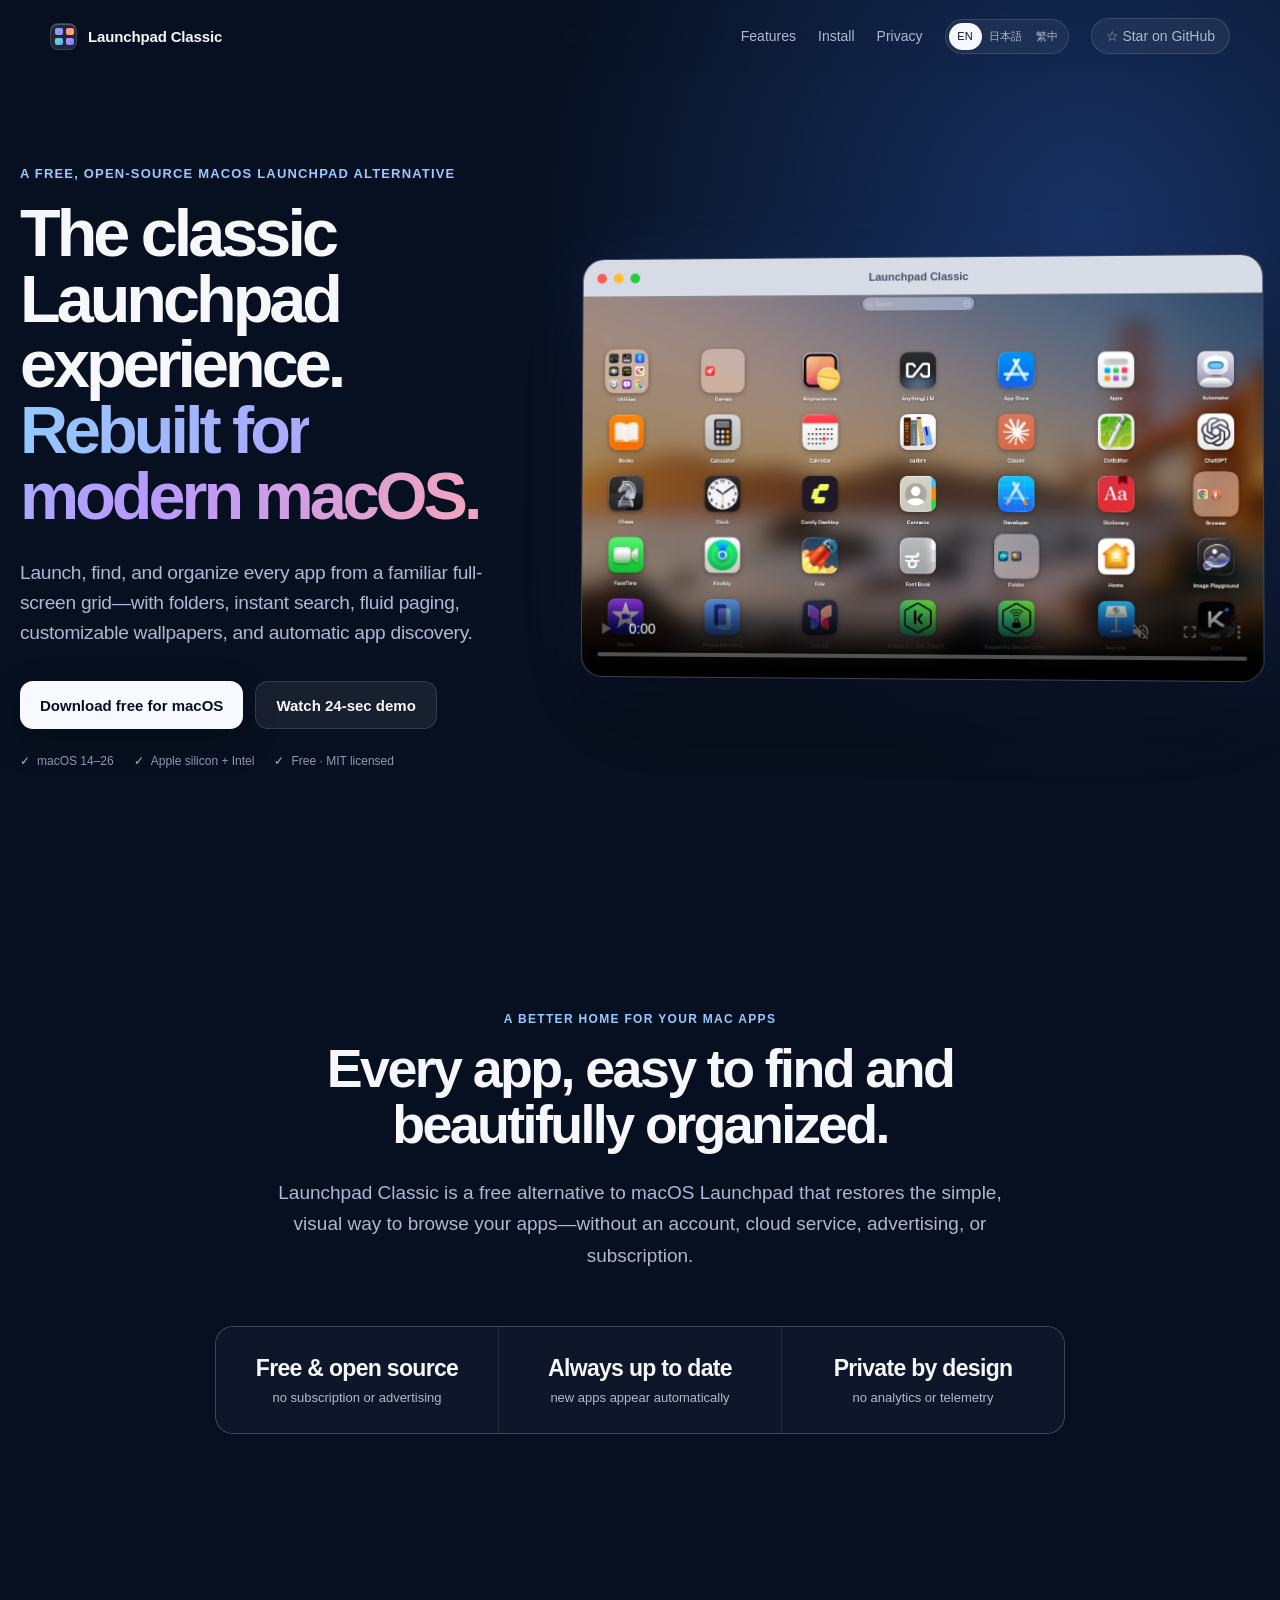
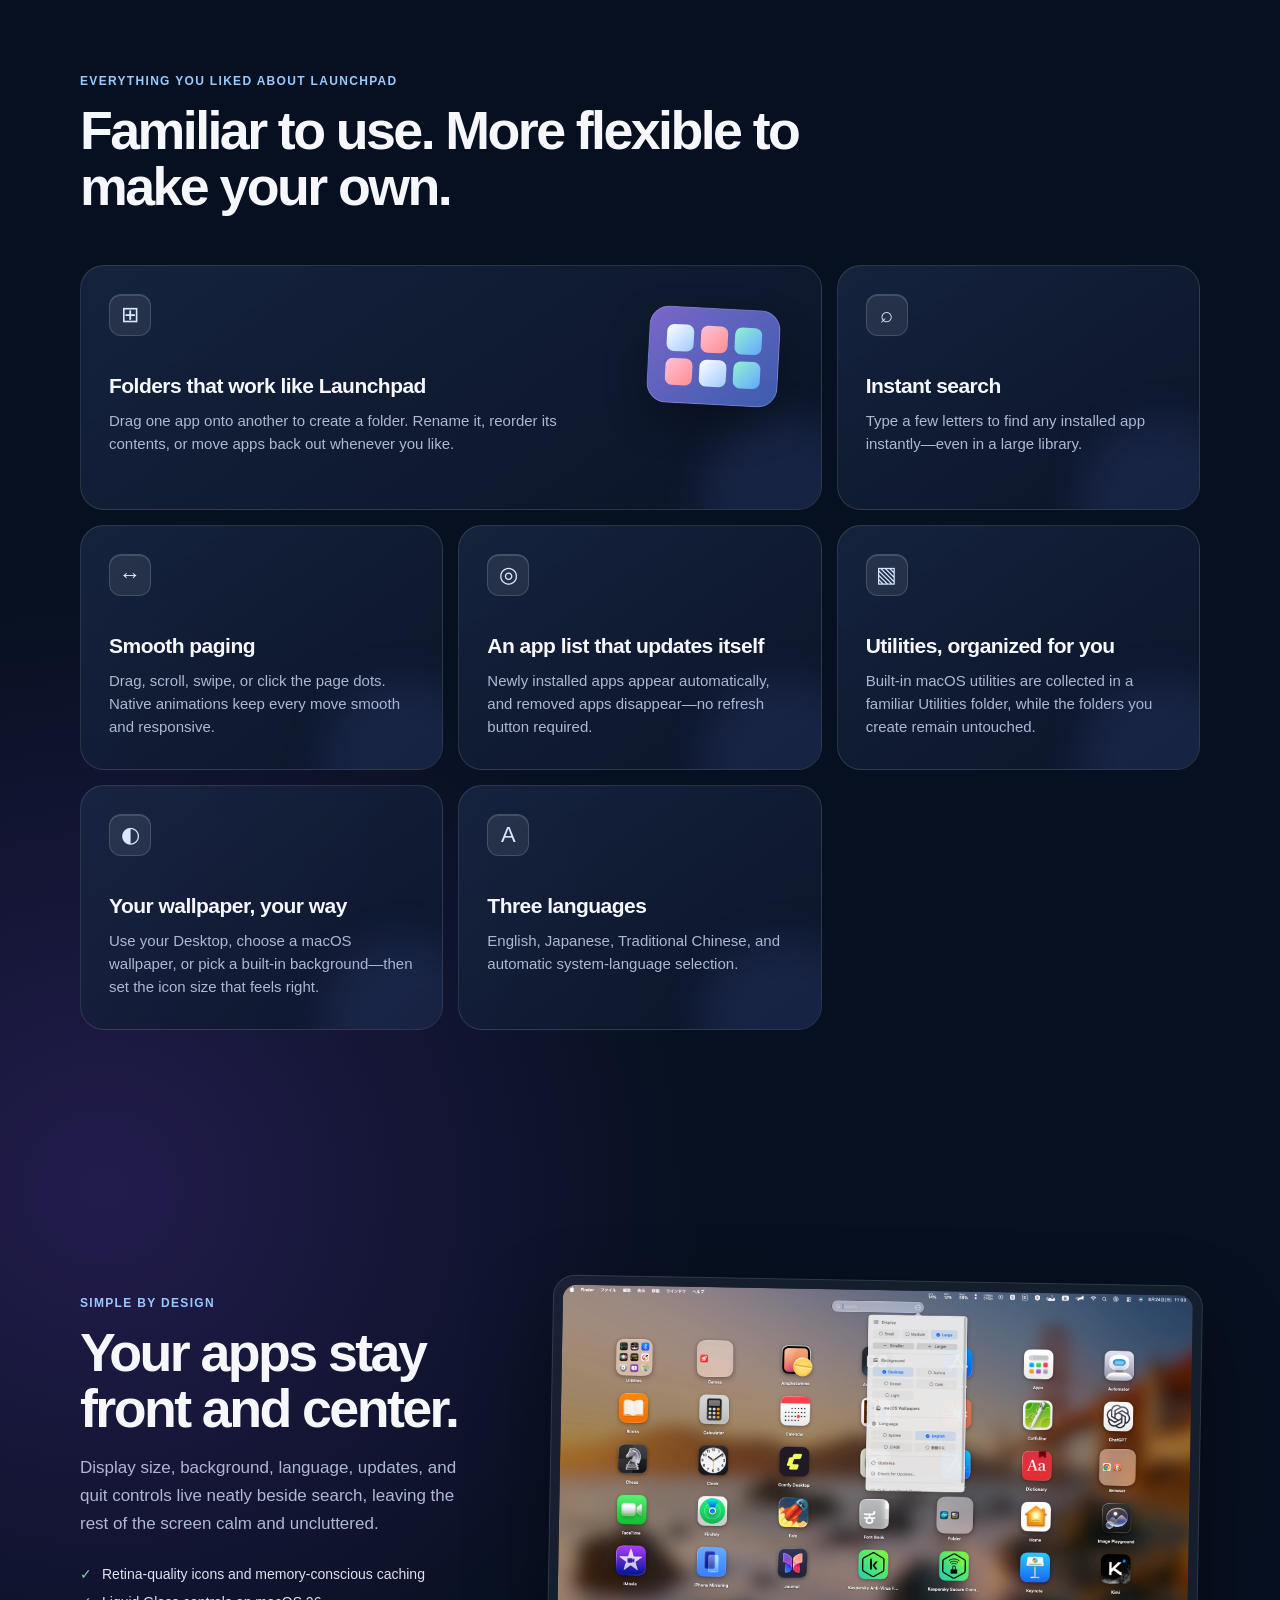
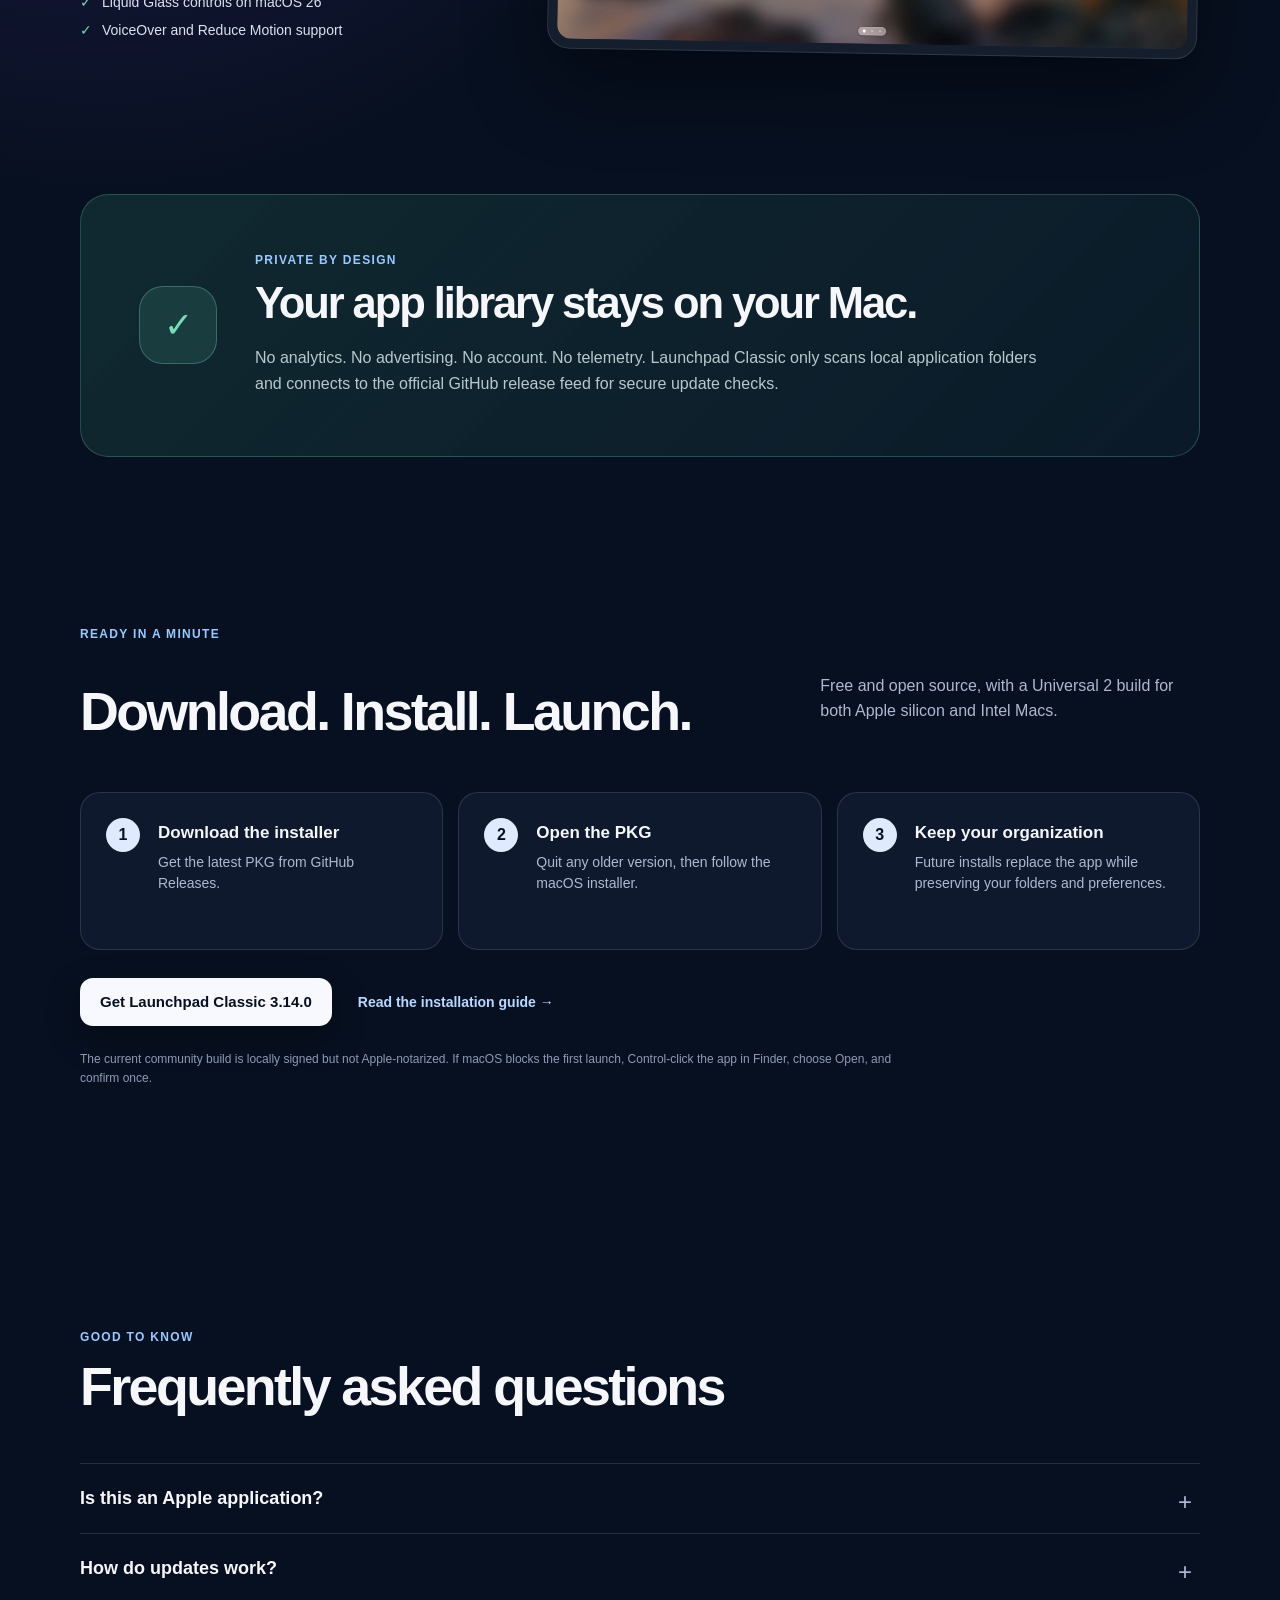
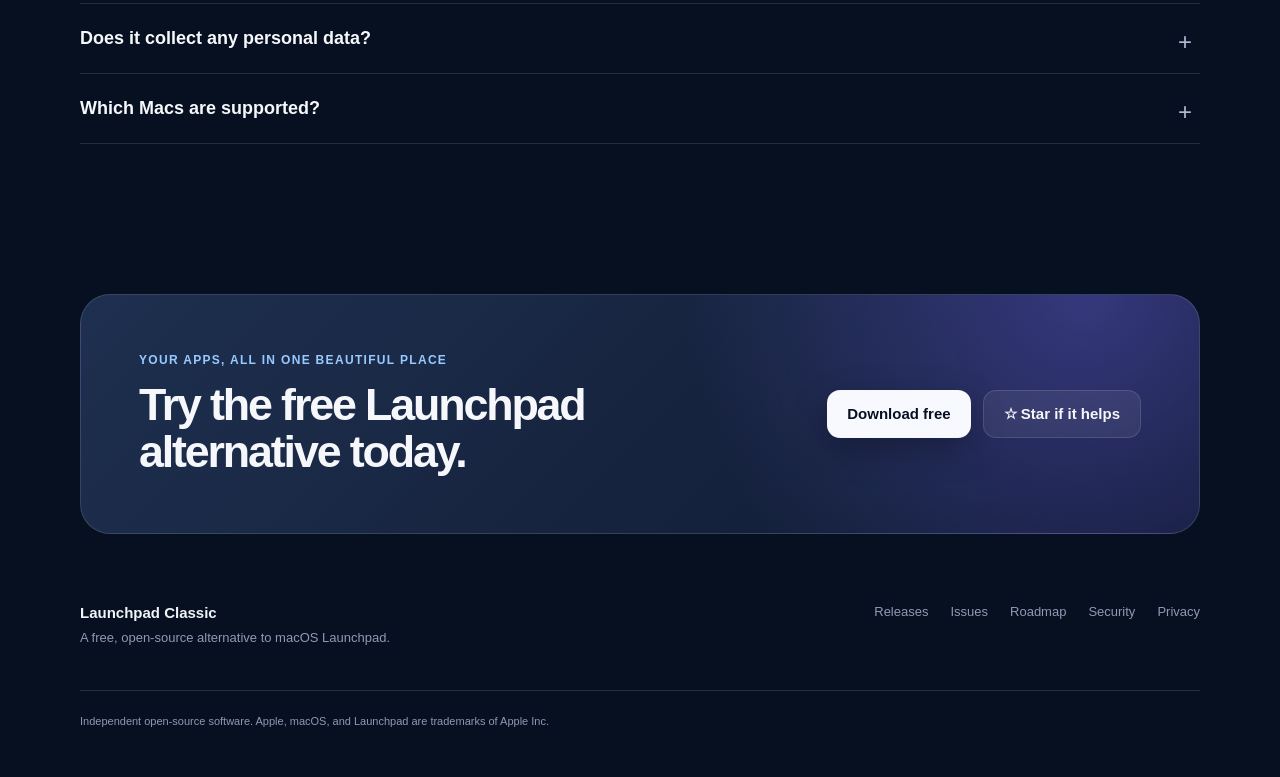
<file: docs/index.html>
<!doctype html>
<html lang="en">
<head>
  <meta charset="utf-8">
  <meta name="viewport" content="width=device-width, initial-scale=1">
  <title>Launchpad Classic — A free macOS Launchpad alternative</title>
  <meta name="description" content="A free, open-source alternative to macOS Launchpad. Launch, find, and organize every app with folders, instant search, smooth paging, wallpapers, and automatic app discovery.">
  <meta name="theme-color" content="#0a1224">
  <link rel="canonical" href="https://hamzimer.github.io/launchpad-classic-macos/">
  <meta property="og:type" content="website">
  <meta property="og:title" content="Launchpad Classic — Free macOS Launchpad Alternative">
  <meta property="og:description" content="The familiar full-screen Launchpad experience, rebuilt for modern macOS—and completely free.">
  <meta property="og:url" content="https://hamzimer.github.io/launchpad-classic-macos/">
  <meta property="og:image" content="https://hamzimer.github.io/launchpad-classic-macos/assets/launchpad-classic-app-grid.jpg">
  <meta name="twitter:card" content="summary_large_image">
  <link rel="stylesheet" href="styles.css">
  <script type="application/ld+json">
  {
    "@context": "https://schema.org",
    "@type": "SoftwareApplication",
    "name": "Launchpad Classic",
    "applicationCategory": "UtilitiesApplication",
    "operatingSystem": "macOS 14 or later",
    "softwareVersion": "3.14.0",
    "description": "A free, open-source alternative to macOS Launchpad with folders, search, smooth paging, wallpapers, and automatic app discovery.",
    "downloadUrl": "https://github.com/Hamzimer/launchpad-classic-macos/releases/latest",
    "offers": {"@type": "Offer", "price": "0", "priceCurrency": "USD"}
  }
  </script>
</head>
<body>
  <a class="skip-link" href="#main" data-i18n="skip">Skip to content</a>
  <header class="site-header">
    <a class="brand" href="#top" aria-label="Launchpad Classic home">
      <span class="brand-mark" aria-hidden="true"><i></i><i></i><i></i><i></i></span>
      <span>Launchpad Classic</span>
    </a>
    <nav class="nav-links" aria-label="Primary navigation">
      <a href="#features" data-i18n="navFeatures">Features</a>
      <a href="#install" data-i18n="navInstall">Install</a>
      <a href="#privacy" data-i18n="navPrivacy">Privacy</a>
      <div class="language-switcher" role="group" aria-label="Language">
        <button type="button" data-language="en" aria-pressed="true">EN</button>
        <button type="button" data-language="ja" aria-pressed="false">日本語</button>
        <button type="button" data-language="zh-Hant" aria-pressed="false">繁中</button>
      </div>
      <a class="nav-star" href="https://github.com/Hamzimer/launchpad-classic-macos" target="_blank" rel="noreferrer" data-i18n="star">☆ Star on GitHub</a>
    </nav>
  </header>

  <main id="main">
    <section class="hero" id="top">
      <div class="hero-copy">
        <p class="eyebrow" data-i18n="eyebrow">A free, open-source macOS Launchpad alternative</p>
        <h1><span class="hero-line" data-i18n="heroTitle">The classic Launchpad experience.</span><br><span data-i18n="heroAccent">Rebuilt for modern macOS.</span></h1>
        <p class="hero-lead" data-i18n="heroLead">Launch, find, and organize every app from a familiar full-screen grid—with folders, instant search, fluid paging, customizable wallpapers, and automatic app discovery.</p>
        <div class="hero-actions">
          <a class="button button-primary" href="https://github.com/Hamzimer/launchpad-classic-macos/releases/latest" data-i18n="download">Download free for macOS</a>
          <a class="button button-secondary" href="#demo" data-i18n="watchDemo">Watch 24-sec demo</a>
        </div>
        <div class="trust-row" aria-label="Project details">
          <span>macOS 14–26</span><span data-i18n="universal">Apple silicon + Intel</span><span data-i18n="mit">Free · MIT licensed</span>
        </div>
      </div>
      <div class="hero-visual" id="demo">
        <div class="window-bar" aria-hidden="true"><span></span><span></span><span></span><b>Launchpad Classic</b></div>
        <video muted loop playsinline controls preload="metadata" poster="assets/launchpad-classic-app-grid.jpg" aria-label="Launchpad Classic demonstration">
          <source src="assets/launchpad-classic-demo.mp4" type="video/mp4">
        </video>
      </div>
    </section>

    <section class="reason section-shell" aria-labelledby="reason-title">
      <p class="section-kicker" data-i18n="reasonKicker">A better home for your Mac apps</p>
      <h2 id="reason-title" data-i18n="reasonTitle">Every app, easy to find and beautifully organized.</h2>
      <p class="section-intro" data-i18n="reasonBody">Launchpad Classic is a free alternative to macOS Launchpad that restores the simple, visual way to browse your apps—without an account, cloud service, advertising, or subscription.</p>
      <div class="signal-row">
        <article><strong data-i18n="signalOneTitle">Free &amp; open source</strong><span data-i18n="signalOneBody">no subscription or advertising</span></article>
        <article><strong data-i18n="signalTwoTitle">Always up to date</strong><span data-i18n="signalTwoBody">new apps appear automatically</span></article>
        <article><strong data-i18n="signalThreeTitle">Private by design</strong><span data-i18n="signalThreeBody">no analytics or telemetry</span></article>
      </div>
    </section>

    <section class="features section-shell" id="features" aria-labelledby="features-title">
      <p class="section-kicker" data-i18n="featuresKicker">Everything you liked about Launchpad</p>
      <h2 id="features-title" data-i18n="featuresTitle">Familiar to use. More flexible to make your own.</h2>
      <div class="feature-grid">
        <article class="feature-card feature-wide">
          <span class="feature-icon" aria-hidden="true">⊞</span>
          <h3 data-i18n="featureFoldersTitle">Folders that work like Launchpad</h3>
          <p data-i18n="featureFoldersBody">Drag one app onto another to create a folder. Rename it, reorder its contents, or move apps back out whenever you like.</p>
          <div class="folder-demo" aria-hidden="true"><i></i><i></i><i></i><i></i><i></i><i></i></div>
        </article>
        <article class="feature-card">
          <span class="feature-icon" aria-hidden="true">⌕</span>
          <h3 data-i18n="featureSearchTitle">Instant search</h3>
          <p data-i18n="featureSearchBody">Type a few letters to find any installed app instantly—even in a large library.</p>
        </article>
        <article class="feature-card">
          <span class="feature-icon" aria-hidden="true">↔</span>
          <h3 data-i18n="featurePagingTitle">Smooth paging</h3>
          <p data-i18n="featurePagingBody">Drag, scroll, swipe, or click the page dots. Native animations keep every move smooth and responsive.</p>
        </article>
        <article class="feature-card">
          <span class="feature-icon" aria-hidden="true">◎</span>
          <h3 data-i18n="featureDiscoveryTitle">An app list that updates itself</h3>
          <p data-i18n="featureDiscoveryBody">Newly installed apps appear automatically, and removed apps disappear—no refresh button required.</p>
        </article>
        <article class="feature-card">
          <span class="feature-icon" aria-hidden="true">▧</span>
          <h3 data-i18n="featureUtilitiesTitle">Utilities, organized for you</h3>
          <p data-i18n="featureUtilitiesBody">Built-in macOS utilities are collected in a familiar Utilities folder, while the folders you create remain untouched.</p>
        </article>
        <article class="feature-card">
          <span class="feature-icon" aria-hidden="true">◐</span>
          <h3 data-i18n="featureWallpaperTitle">Your wallpaper, your way</h3>
          <p data-i18n="featureWallpaperBody">Use your Desktop, choose a macOS wallpaper, or pick a built-in background—then set the icon size that feels right.</p>
        </article>
        <article class="feature-card">
          <span class="feature-icon" aria-hidden="true">A</span>
          <h3 data-i18n="featureLanguageTitle">Three languages</h3>
          <p data-i18n="featureLanguageBody">English, Japanese, Traditional Chinese, and automatic system-language selection.</p>
        </article>
      </div>
    </section>

    <section class="showcase section-shell" aria-labelledby="showcase-title">
      <div class="showcase-copy">
        <p class="section-kicker" data-i18n="showcaseKicker">Simple by design</p>
        <h2 id="showcase-title" data-i18n="showcaseTitle">Your apps stay front and center.</h2>
        <p data-i18n="showcaseBody">Display size, background, language, updates, and quit controls live neatly beside search, leaving the rest of the screen calm and uncluttered.</p>
        <ul>
          <li data-i18n="showcaseOne">Retina-quality icons and memory-conscious caching</li>
          <li data-i18n="showcaseTwo">Liquid Glass controls on macOS 26</li>
          <li data-i18n="showcaseThree">VoiceOver and Reduce Motion support</li>
        </ul>
      </div>
      <figure class="screenshot-frame">
        <img src="assets/launchpad-classic-settings.jpg" alt="Launchpad Classic settings popover beside the search field" loading="lazy" data-i18n-alt="settingsAlt">
      </figure>
    </section>

    <section class="privacy section-shell" id="privacy" aria-labelledby="privacy-title">
      <div class="privacy-mark" aria-hidden="true">✓</div>
      <div>
        <p class="section-kicker" data-i18n="privacyKicker">Private by design</p>
        <h2 id="privacy-title" data-i18n="privacyTitle">Your app library stays on your Mac.</h2>
        <p data-i18n="privacyBody">No analytics. No advertising. No account. No telemetry. Launchpad Classic only scans local application folders and connects to the official GitHub release feed for secure update checks.</p>
      </div>
    </section>

    <section class="install section-shell" id="install" aria-labelledby="install-title">
      <div class="install-heading">
        <p class="section-kicker" data-i18n="installKicker">Ready in a minute</p>
        <h2 id="install-title" data-i18n="installTitle">Download. Install. Launch.</h2>
        <p data-i18n="installLead">Free and open source, with a Universal 2 build for both Apple silicon and Intel Macs.</p>
      </div>
      <ol class="install-steps">
        <li><span>1</span><div><h3 data-i18n="stepOneTitle">Download the installer</h3><p data-i18n="stepOneBody">Get the latest PKG from GitHub Releases.</p></div></li>
        <li><span>2</span><div><h3 data-i18n="stepTwoTitle">Open the PKG</h3><p data-i18n="stepTwoBody">Quit any older version, then follow the macOS installer.</p></div></li>
        <li><span>3</span><div><h3 data-i18n="stepThreeTitle">Keep your organization</h3><p data-i18n="stepThreeBody">Future installs replace the app while preserving your folders and preferences.</p></div></li>
      </ol>
      <div class="install-actions">
        <a class="button button-primary" href="https://github.com/Hamzimer/launchpad-classic-macos/releases/latest" data-i18n="getLatest">Get Launchpad Classic 3.14.0</a>
        <a class="text-link" href="https://github.com/Hamzimer/launchpad-classic-macos#install" data-i18n="readGuide">Read the installation guide →</a>
      </div>
      <p class="gatekeeper-note" data-i18n="gatekeeper">The current community build is locally signed but not Apple-notarized. If macOS blocks the first launch, Control-click the app in Finder, choose Open, and confirm once.</p>
    </section>

    <section class="faq section-shell" aria-labelledby="faq-title">
      <p class="section-kicker" data-i18n="faqKicker">Good to know</p>
      <h2 id="faq-title" data-i18n="faqTitle">Frequently asked questions</h2>
      <div class="faq-list">
        <details><summary data-i18n="faqAppleQuestion">Is this an Apple application?</summary><p data-i18n="faqAppleAnswer">No. Launchpad Classic is an independent open-source project and is not affiliated with or endorsed by Apple Inc.</p></details>
        <details><summary data-i18n="faqUpdatesQuestion">How do updates work?</summary><p data-i18n="faqUpdatesAnswer">The app checks the official GitHub feed. Sparkle verifies the update signature before downloading and installing a new version.</p></details>
        <details><summary data-i18n="faqDataQuestion">Does it collect any personal data?</summary><p data-i18n="faqDataAnswer">No. Organization, search, and preferences remain local. There are no analytics, ads, accounts, or telemetry.</p></details>
        <details><summary data-i18n="faqSystemQuestion">Which Macs are supported?</summary><p data-i18n="faqSystemAnswer">macOS 14 Sonoma or later, on both Apple silicon and Intel Macs.</p></details>
      </div>
    </section>

    <section class="final-cta section-shell">
      <div>
        <p class="section-kicker" data-i18n="ctaKicker">Your apps, all in one beautiful place</p>
        <h2 data-i18n="ctaTitle">Try the free Launchpad alternative today.</h2>
      </div>
      <div class="cta-actions">
        <a class="button button-primary" href="https://github.com/Hamzimer/launchpad-classic-macos/releases/latest" data-i18n="downloadFree">Download free</a>
        <a class="button button-secondary" href="https://github.com/Hamzimer/launchpad-classic-macos" target="_blank" rel="noreferrer" data-i18n="starHelpful">☆ Star if it helps</a>
      </div>
    </section>
  </main>

  <footer class="site-footer section-shell">
    <div><strong>Launchpad Classic</strong><p data-i18n="footerTagline">A free, open-source alternative to macOS Launchpad.</p></div>
    <nav aria-label="Footer navigation">
      <a href="https://github.com/Hamzimer/launchpad-classic-macos/releases/latest" data-i18n="footerReleases">Releases</a>
      <a href="https://github.com/Hamzimer/launchpad-classic-macos/issues" data-i18n="footerIssues">Issues</a>
      <a href="https://github.com/Hamzimer/launchpad-classic-macos/blob/main/ROADMAP.md" data-i18n="footerRoadmap">Roadmap</a>
      <a href="https://github.com/Hamzimer/launchpad-classic-macos/blob/main/SECURITY.md" data-i18n="footerSecurity">Security</a>
      <a href="https://github.com/Hamzimer/launchpad-classic-macos#privacy" data-i18n="navPrivacy">Privacy</a>
    </nav>
    <p class="legal" data-i18n="legal">Independent open-source software. Apple, macOS, and Launchpad are trademarks of Apple Inc.</p>
  </footer>
  <script src="script.js" defer></script>
</body>
</html>
</file>
<file: docs/styles.css>
:root {
  color-scheme: dark;
  --ink: #f6f7fb;
  --muted: #aeb8d0;
  --panel: rgba(18, 29, 54, 0.72);
  --line: rgba(255, 255, 255, 0.12);
  --blue: #6eb2ff;
  --violet: #a888ff;
  --radius: 24px;
}

* { box-sizing: border-box; }
html { scroll-behavior: smooth; }
body {
  margin: 0;
  min-width: 320px;
  color: var(--ink);
  background:
    radial-gradient(circle at 85% 4%, rgba(63, 127, 255, 0.3), transparent 35rem),
    radial-gradient(circle at 8% 50%, rgba(142, 76, 255, 0.2), transparent 38rem),
    #071020;
  font-family: -apple-system, BlinkMacSystemFont, "SF Pro Display", "Helvetica Neue", sans-serif;
  -webkit-font-smoothing: antialiased;
}

a { color: inherit; }
.skip-link { position: fixed; top: -4rem; left: 1rem; z-index: 20; padding: .75rem 1rem; border-radius: .75rem; background: #fff; color: #081126; }
.skip-link:focus { top: 1rem; }

.site-header {
  position: sticky;
  top: 0;
  z-index: 10;
  display: flex;
  align-items: center;
  justify-content: space-between;
  width: min(1180px, calc(100% - 40px));
  margin: 0 auto;
  padding: 18px 0;
  backdrop-filter: blur(20px);
}

.brand { display: inline-flex; align-items: center; gap: 11px; font-size: 15px; font-weight: 720; text-decoration: none; letter-spacing: -.01em; }
.brand-mark { display: grid; grid-template-columns: repeat(2, 8px); gap: 3px; width: 27px; height: 27px; padding: 4px; border: 1px solid var(--line); border-radius: 8px; background: rgba(255,255,255,.1); box-shadow: inset 0 1px rgba(255,255,255,.24); }
.brand-mark i { border-radius: 2px; background: linear-gradient(135deg, var(--blue), var(--violet)); }
.brand-mark i:nth-child(2) { background: linear-gradient(135deg, #ff8da1, #ffb560); }
.brand-mark i:nth-child(3) { background: linear-gradient(135deg, #68e4b8, #5fa6ff); }
.brand-mark i:nth-child(4) { background: linear-gradient(135deg, #c69cff, #7374ff); }
.nav-links { display: flex; align-items: center; gap: 22px; color: var(--muted); font-size: 14px; }
.nav-links a { text-decoration: none; }
.nav-links a:hover, .nav-links a:focus-visible { color: #fff; }
.nav-star { padding: 9px 14px; border: 1px solid var(--line); border-radius: 999px; background: rgba(255,255,255,.06); }
.language-switcher { display: inline-flex; padding: 3px; border: 1px solid var(--line); border-radius: 999px; background: rgba(255,255,255,.05); }
.language-switcher button { min-width: 33px; min-height: 27px; padding: 0 7px; border: 0; border-radius: 999px; color: var(--muted); background: transparent; font: inherit; font-size: 11px; cursor: pointer; }
.language-switcher button[aria-pressed="true"] { color: #081126; background: #f6f8ff; }

.hero {
  display: grid;
  grid-template-columns: minmax(0, .88fr) minmax(560px, 1.25fr);
  align-items: center;
  gap: clamp(44px, 6vw, 88px);
  width: min(1240px, calc(100% - 40px));
  min-height: calc(100vh - 70px);
  margin: 0 auto;
  padding: 70px 0 110px;
}
.eyebrow { margin: 0 0 20px; color: #9bc8ff; font-size: 13px; font-weight: 700; letter-spacing: .09em; text-transform: uppercase; }
h1 { margin: 0; font-size: clamp(48px, 5.2vw, 78px); line-height: .99; letter-spacing: -.06em; }
h1 .hero-line { color: var(--ink); background: none; -webkit-text-fill-color: initial; }
h1 span { color: transparent; background: linear-gradient(100deg, #92c8ff, #b79aff 56%, #f4a4ba); background-clip: text; -webkit-background-clip: text; }
.hero-lead { max-width: 620px; margin: 28px 0 0; color: var(--muted); font-size: clamp(18px, 1.5vw, 21px); line-height: 1.55; letter-spacing: -.015em; }
.hero-actions { display: flex; flex-wrap: wrap; gap: 12px; margin-top: 34px; }
.button { display: inline-flex; align-items: center; justify-content: center; min-height: 48px; padding: 0 20px; border-radius: 13px; font-size: 15px; font-weight: 700; text-decoration: none; transition: transform .18s ease, background .18s ease; }
.button:hover { transform: translateY(-2px); }
.button-primary { color: #071020; background: #f7f9ff; box-shadow: 0 12px 34px rgba(0,0,0,.28); }
.button-secondary { border: 1px solid var(--line); background: rgba(255,255,255,.07); }
.trust-row { display: flex; flex-wrap: wrap; gap: 10px 20px; margin-top: 25px; color: #8e9ab5; font-size: 12px; }
.trust-row span::before { content: "✓"; margin-right: 7px; color: #78d8b4; }

.hero-visual { overflow: hidden; border: 1px solid rgba(255,255,255,.18); border-radius: 22px; background: var(--panel); box-shadow: 0 42px 100px rgba(0,0,0,.48), 0 0 80px rgba(80,120,255,.12); transform: perspective(1400px) rotateY(-3deg) rotateX(1deg); }
.window-bar { position: relative; display: flex; align-items: center; gap: 7px; height: 38px; padding: 0 14px; border-bottom: 1px solid rgba(0,0,0,.35); background: rgba(237,240,248,.9); }
.window-bar span { width: 10px; height: 10px; border-radius: 50%; background: #ff5d56; }
.window-bar span:nth-child(2) { background: #ffbd2e; }
.window-bar span:nth-child(3) { background: #27c940; }
.window-bar b { position: absolute; left: 50%; color: #465064; font-size: 11px; transform: translateX(-50%); }
.hero-visual video { display: block; width: 100%; aspect-ratio: 16 / 9; object-fit: cover; }

.section-shell { width: min(1120px, calc(100% - 40px)); margin: 0 auto; }
.section-kicker { margin: 0 0 14px; color: #98c9ff; font-size: 12px; font-weight: 760; letter-spacing: .11em; text-transform: uppercase; }
h2 { max-width: 820px; margin: 0; font-size: clamp(34px, 4.2vw, 58px); line-height: 1.05; letter-spacing: -.048em; }
.section-intro { max-width: 760px; margin: 24px auto 0; color: var(--muted); font-size: 19px; line-height: 1.65; }

.reason { padding: 110px 0 130px; text-align: center; }
.reason h2 { margin-inline: auto; }
.signal-row { display: grid; grid-template-columns: repeat(3, 1fr); gap: 1px; max-width: 850px; margin: 55px auto 0; overflow: hidden; border: 1px solid var(--line); border-radius: 18px; background: var(--line); }
.signal-row article { display: flex; flex-direction: column; gap: 8px; padding: 28px 16px; background: rgba(10,20,40,.84); }
.signal-row strong { font-size: 23px; letter-spacing: -.03em; }
.signal-row span { color: var(--muted); font-size: 13px; }

.features { padding: 110px 0; }
.features > h2 { margin-bottom: 50px; }
.feature-grid { display: grid; grid-template-columns: repeat(3, 1fr); gap: 15px; }
.feature-card { position: relative; min-height: 245px; padding: 28px; overflow: hidden; border: 1px solid var(--line); border-radius: var(--radius); background: linear-gradient(145deg, rgba(27,42,72,.72), rgba(12,21,41,.88)); }
.feature-card::after { content: ""; position: absolute; inset: auto -50px -80px auto; width: 170px; height: 170px; border-radius: 50%; background: rgba(104,138,255,.12); filter: blur(20px); }
.feature-wide { grid-column: span 2; }
.feature-icon { display: grid; place-items: center; width: 42px; height: 42px; margin-bottom: 38px; border: 1px solid rgba(255,255,255,.15); border-radius: 12px; color: #d8e8ff; background: rgba(255,255,255,.08); font-size: 22px; box-shadow: inset 0 1px rgba(255,255,255,.15); }
.feature-card h3 { margin: 0; font-size: 21px; letter-spacing: -.025em; }
.feature-card p { max-width: 480px; margin: 11px 0 0; color: var(--muted); font-size: 15px; line-height: 1.55; }
.folder-demo { position: absolute; top: 42px; right: 42px; display: grid; grid-template-columns: repeat(3, 27px); gap: 7px; padding: 17px; border: 1px solid rgba(255,255,255,.17); border-radius: 20px; background: linear-gradient(135deg, rgba(158,129,255,.74), rgba(89,136,255,.62)); box-shadow: 0 18px 40px rgba(0,0,0,.3); transform: rotate(3deg); }
.folder-demo i { width: 27px; height: 27px; border-radius: 7px; background: linear-gradient(135deg, #fff, #9fc9ff); }
.folder-demo i:nth-child(2n) { background: linear-gradient(135deg, #ffc1d8, #ff8e90); }
.folder-demo i:nth-child(3n) { background: linear-gradient(135deg, #95f2d1, #63a5ff); }

.showcase { display: grid; grid-template-columns: .8fr 1.3fr; align-items: center; gap: 70px; padding: 140px 0; }
.showcase-copy > p:not(.section-kicker) { color: var(--muted); font-size: 17px; line-height: 1.65; }
.showcase-copy ul { display: grid; gap: 12px; margin: 28px 0 0; padding: 0; list-style: none; color: #dbe2f1; font-size: 14px; }
.showcase-copy li::before { content: "✓"; margin-right: 10px; color: #78d8b4; }
.screenshot-frame { margin: 0; padding: 9px; border: 1px solid var(--line); border-radius: 22px; background: rgba(255,255,255,.06); box-shadow: 0 35px 80px rgba(0,0,0,.4); transform: rotate(1deg); }
.screenshot-frame img { display: block; width: 100%; border-radius: 14px; }

.privacy { display: grid; grid-template-columns: auto 1fr; gap: 38px; align-items: center; padding: 58px; border: 1px solid rgba(111, 219, 179, .25); border-radius: 28px; background: linear-gradient(135deg, rgba(37,95,83,.32), rgba(12,30,44,.72)); }
.privacy-mark { display: grid; place-items: center; width: 78px; height: 78px; border: 1px solid rgba(150,255,217,.25); border-radius: 24px; color: #78ddb7; background: rgba(100,220,176,.12); font-size: 35px; }
.privacy h2 { font-size: clamp(31px, 3.4vw, 49px); }
.privacy p:last-child { max-width: 800px; margin: 18px 0 0; color: #b7c9cd; line-height: 1.65; }

.install { padding: 150px 0 120px; }
.install-heading { display: grid; grid-template-columns: 1fr .55fr; align-items: end; gap: 50px; }
.install-heading .section-kicker { grid-column: 1 / -1; margin-bottom: -34px; }
.install-heading p:last-child { color: var(--muted); font-size: 16px; line-height: 1.6; }
.install-steps { display: grid; grid-template-columns: repeat(3, 1fr); gap: 15px; margin: 52px 0 0; padding: 0; list-style: none; }
.install-steps li { display: flex; gap: 18px; min-height: 158px; padding: 25px; border: 1px solid var(--line); border-radius: 20px; background: rgba(20,31,55,.62); }
.install-steps li > span { display: grid; place-items: center; flex: 0 0 auto; width: 34px; height: 34px; border-radius: 50%; color: #091225; background: #dfeaff; font-weight: 800; }
.install-steps h3 { margin: 5px 0 9px; font-size: 17px; }
.install-steps p { margin: 0; color: var(--muted); font-size: 14px; line-height: 1.5; }
.install-actions { display: flex; align-items: center; gap: 26px; margin-top: 28px; }
.text-link { color: #b8d8ff; font-size: 14px; font-weight: 650; text-decoration: none; }
.gatekeeper-note { max-width: 850px; margin-top: 24px; color: #8e9ab5; font-size: 12px; line-height: 1.6; }

.faq { padding: 110px 0 150px; }
.faq h2 { margin-bottom: 48px; }
.faq-list { border-top: 1px solid var(--line); }
.faq-list details { border-bottom: 1px solid var(--line); }
.faq-list summary { position: relative; padding: 24px 45px 24px 0; font-size: 18px; font-weight: 680; cursor: pointer; list-style: none; }
.faq-list summary::-webkit-details-marker { display: none; }
.faq-list summary::after { content: "+"; position: absolute; right: 8px; color: var(--muted); font-size: 24px; font-weight: 300; }
.faq-list details[open] summary::after { content: "−"; }
.faq-list p { max-width: 800px; margin: -5px 0 25px; color: var(--muted); line-height: 1.65; }

.final-cta { display: flex; align-items: center; justify-content: space-between; gap: 40px; padding: 58px; border: 1px solid var(--line); border-radius: 30px; background: radial-gradient(circle at 90% 0, rgba(122,104,255,.34), transparent 25rem), linear-gradient(135deg, rgba(37,57,93,.78), rgba(16,27,51,.88)); }
.final-cta h2 { font-size: clamp(32px, 3.5vw, 50px); }
.cta-actions { display: flex; gap: 12px; flex-shrink: 0; }

.site-footer { display: grid; grid-template-columns: 1fr auto; gap: 36px; padding-top: 70px; padding-bottom: 50px; color: #8e9ab5; font-size: 13px; }
.site-footer strong { color: #f1f4fa; font-size: 15px; }
.site-footer p { margin: 9px 0 0; }
.site-footer nav { display: flex; flex-wrap: wrap; gap: 22px; }
.site-footer a { text-decoration: none; }
.site-footer a:hover { color: #fff; }
.legal { grid-column: 1 / -1; padding-top: 24px; border-top: 1px solid var(--line); font-size: 11px; }
.not-found { display: grid; place-items: center; align-content: center; gap: 20px; min-height: 100vh; padding: 30px; text-align: center; }
.not-found h1 { font-size: clamp(42px, 8vw, 76px); }
.not-found p { margin: 0 0 12px; color: var(--muted); }

@media (max-width: 980px) {
  .hero { grid-template-columns: 1fr; min-height: auto; padding-top: 70px; }
  .hero-copy { max-width: 760px; }
  .hero-visual { transform: none; }
  .feature-grid { grid-template-columns: repeat(2, 1fr); }
  .showcase { grid-template-columns: 1fr; }
  .install-heading { grid-template-columns: 1fr; gap: 12px; }
  .install-heading .section-kicker { grid-column: auto; margin-bottom: 0; }
  .install-steps { grid-template-columns: 1fr; }
  .final-cta { align-items: flex-start; flex-direction: column; }
}
@media (max-width: 850px) {
  .nav-links > a:not(.nav-star) { display: none; }
}
@media (max-width: 680px) {
  .site-header { width: min(100% - 28px, 1180px); }
  .nav-links > a:not(.nav-star) { display: none; }
  .nav-star { display: none; }
  .nav-links { gap: 8px; }
  .language-switcher button { min-width: 30px; padding: 0 5px; }
  .hero { width: min(100% - 28px, 1240px); padding: 58px 0 80px; }
  h1 { font-size: clamp(43px, 14vw, 64px); }
  .button { width: 100%; }
  .hero-visual { border-radius: 14px; }
  .section-shell { width: min(100% - 28px, 1120px); }
  .reason, .features, .showcase, .install, .faq { padding-top: 85px; padding-bottom: 85px; }
  .signal-row { grid-template-columns: 1fr; }
  .feature-grid { grid-template-columns: 1fr; }
  .feature-wide { grid-column: span 1; }
  .folder-demo { position: relative; top: auto; right: auto; width: max-content; margin: 30px 0 0; }
  .privacy { grid-template-columns: 1fr; padding: 30px; }
  .install-actions, .cta-actions { align-items: stretch; flex-direction: column; width: 100%; }
  .final-cta { padding: 30px; }
  .site-footer { grid-template-columns: 1fr; }
  .site-footer nav { gap: 14px 20px; }
}
@media (prefers-reduced-motion: reduce) {
  html { scroll-behavior: auto; }
  *, *::before, *::after { transition-duration: .01ms !important; animation-duration: .01ms !important; }
}
</file>
